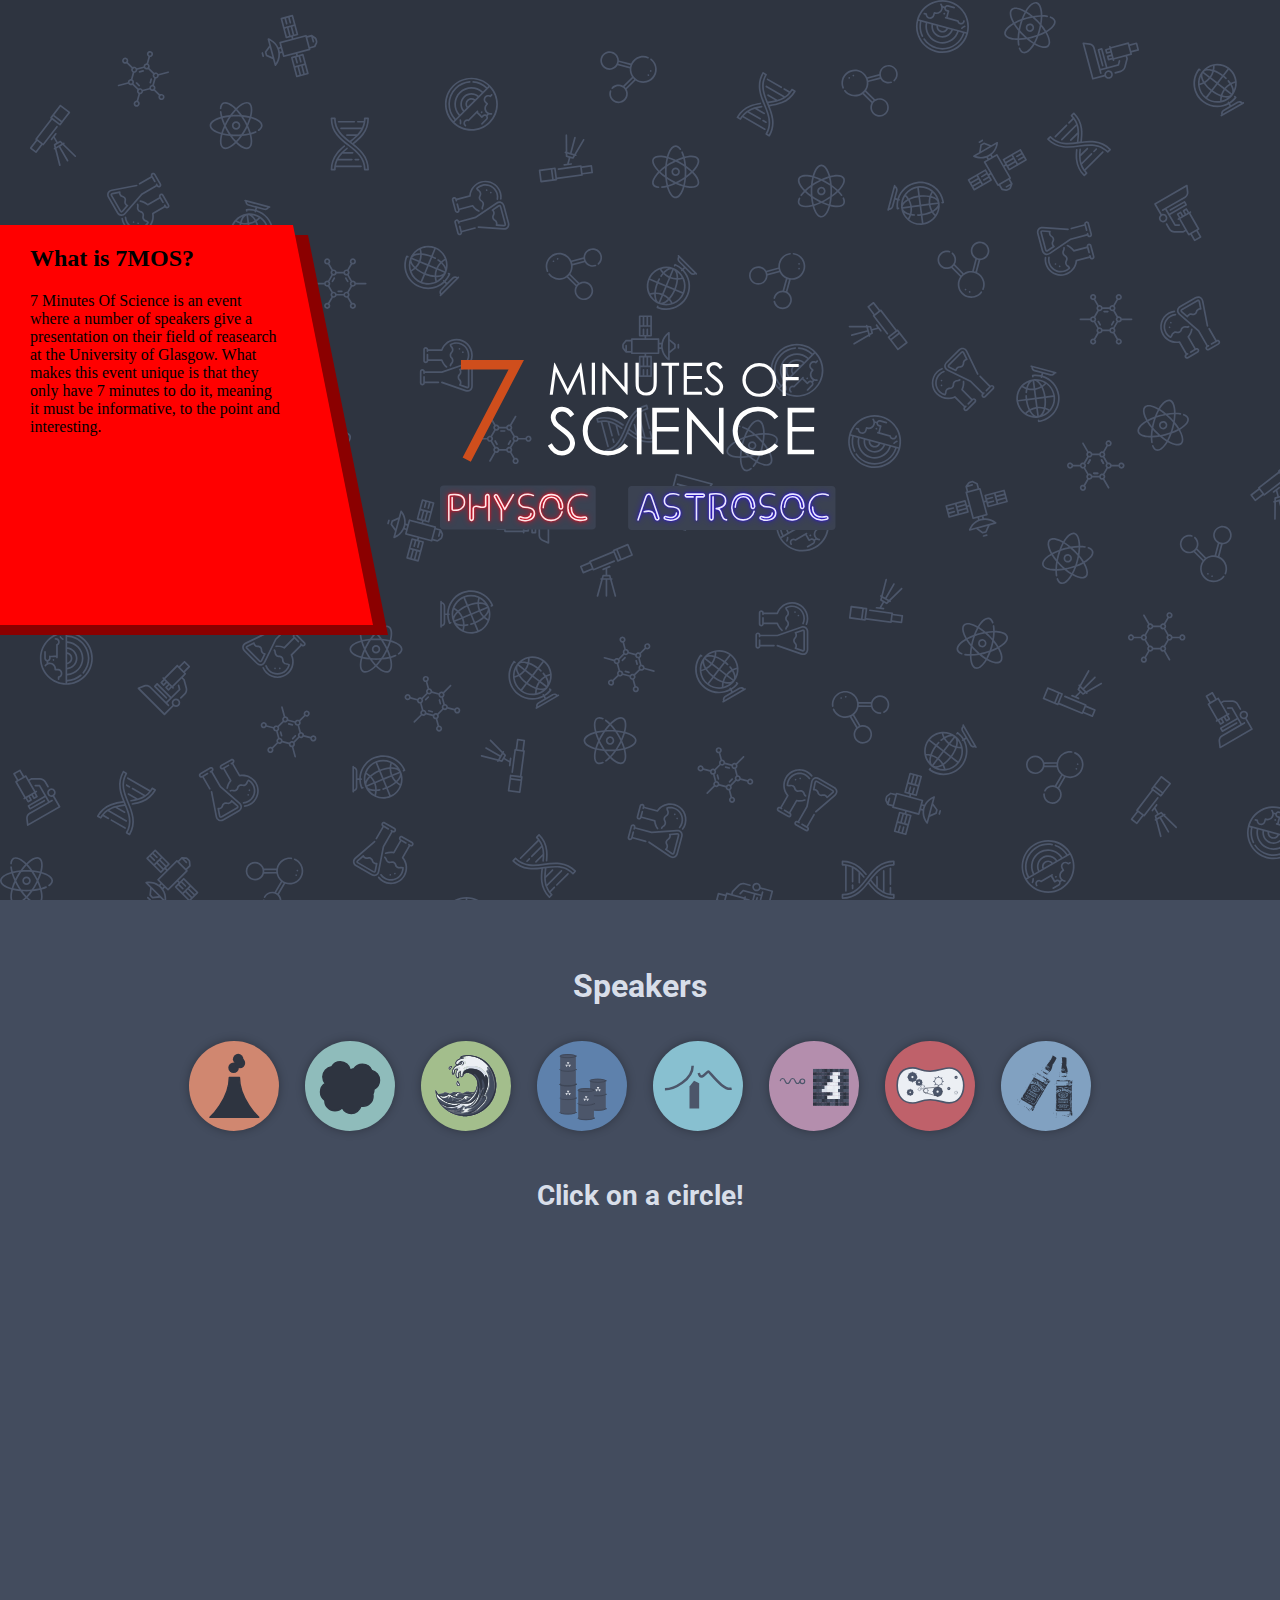
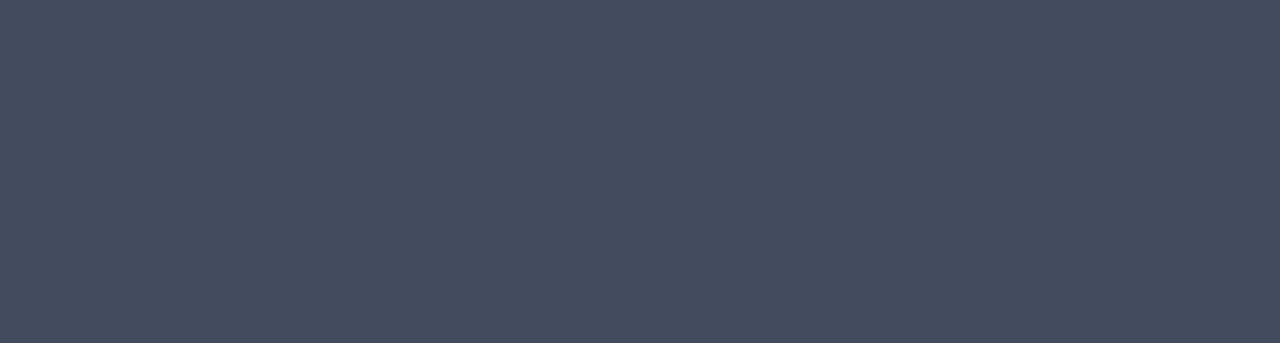
<file: index.html>
<!DOCTYPE HTML>
<html>

<head>

    <meta name="viewport" content="width=device-width, initial-scale=1.0" />

    <link rel="stylesheet" type="text/css" href="style.css">
    <link rel="icon" href="imgs/fav128.png">
    <script type="text/javascript" src="script.js"></script>
    <link href="https://fonts.googleapis.com/css?family=Open+Sans|Roboto&display=swap" rel="stylesheet">

    <!-- Global site tag (gtag.js) - Google Analytics -->
    <script async src="https://www.googletagmanager.com/gtag/js?id=UA-156618779-1"></script>
    <script>
        window.dataLayer = window.dataLayer || [];
        function gtag() { dataLayer.push(arguments); }
        gtag('js', new Date());

        gtag('config', 'UA-156618779-1');
    </script>
</head>

<body>
    <!-- The top of this page -->
    <div id="topPage">
        <img id="backImg" src="imgs/BackImg.svg" alt="">
        <div id="MOS_BOX">
            <!-- The circle logo would go here, if you put it here, adjust the css of the 7MOS text-->
            <!--<img id="MOS_LOGO" src="imgs/7MOS_LOGO.svg" alt="">-->
            <a href=""><img id="MOS" src="imgs/7MOST2.svg" alt=""></a>

            <a href="" alt=""></a>
        </div>
        <div id="whatIsIt">
            <div id="TextL">
                <h2 class="upper">What is 7MOS?</h2>
                <p class="upper">7 Minutes Of Science is an
                  event where a number of speakers give a presentation on
                    their field of
                    reasearch at the
                    University of Glasgow. What makes this event unique is that they only have 7 minutes to do it,
                    meaning
                    it must be informative, to the point and interesting.</p>
            </div>
            <div class="parallelogramLeft"></div>
            <div class="parallelogramLeftUnder"></div>
        </div>
    </div>

    <!-- Speakers section-->
    <div class="section">
        <!-- Thought about using spotlights here, not sure how it would work though -->
        <h2 class="s_heading">
            Speakers
        </h2>

        <!-- Below the speakers, there will be a numebr of circles
             which when clicked on reveal the speaker, tile and abstract -->
        <div id="circle_container">

            <div id="cir_0_talk" class="circleIconTalk" onclick="onClickCircle(this.id)"
                style="background-color: #d08770ff;"><img src="imgs/Volcano.svg" alt=""></div>
            <div id="cir_1_talk" class="circleIconTalk" onclick="onClickCircle(this.id)"
                style="background-color: #8fbcbbff;"><img src="imgs/NeuT2.svg" alt=""></div>
            <div id="cir_2_talk" class="circleIconTalk" onclick="onClickCircle(this.id)"
                style="background-color: #a3be8cff;"><img src="imgs/Waves.svg" alt=""></div>
            <div id="cir_3_talk" class="circleIconTalk" onclick="onClickCircle(this.id)"
                style="background-color: #5e81acff;"><img src="imgs/Nuclear.svg" alt=""></div>
            <div id="cir_4_talk" class="circleIconTalk" onclick="onClickCircle(this.id)"
                style="background-color: #88c0d0ff;"><img src="imgs/LOACB.svg" alt=""></div>
            <div id="cir_5_talk" class="circleIconTalk" onclick="onClickCircle(this.id)"
                style="background-color: #b48eadff;"><img src="imgs/LWSP.svg" alt=""></div>
            <div id="cir_6_talk" class="circleIconTalk" onclick="onClickCircle(this.id)"
                style="background-color: #bf616aff;"><img src="imgs/MechCell.svg" alt=""></div>
            <div id="cir_7_talk" class="circleIconTalk" onclick="onClickCircle(this.id)"
                style="background-color: #81a1c1ff;"><img src="imgs/JackD.svg" alt=""></div>
        </div>

        <!-- Used by JS to fill theree with the actual speaker information -->
        <div id="talkAfterClicked">
            <h6 id="talkSpeaker"></h6>
            <h3 id="talkTitle">
                Click on a circle!
            </h3>
            <p id="talkAbstract">
        </div>
    </div>

</body>

</html>
</file>
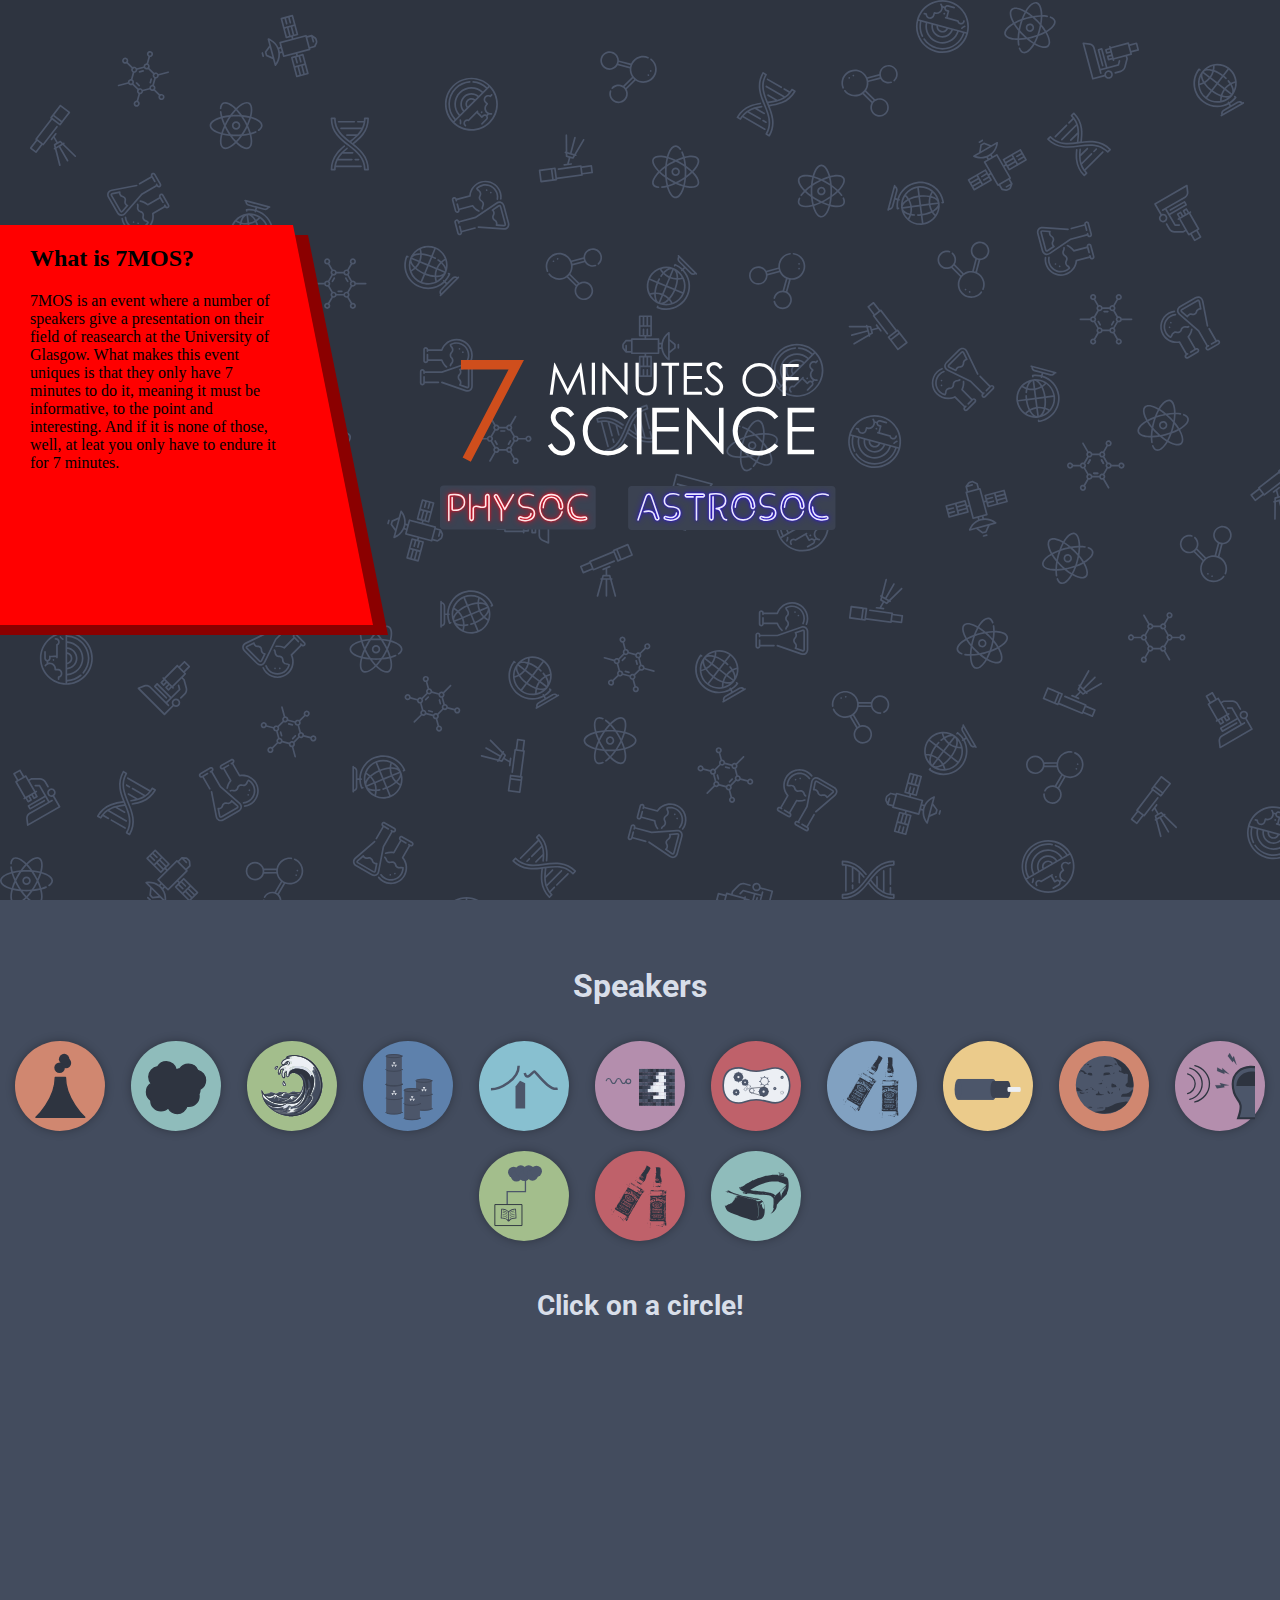
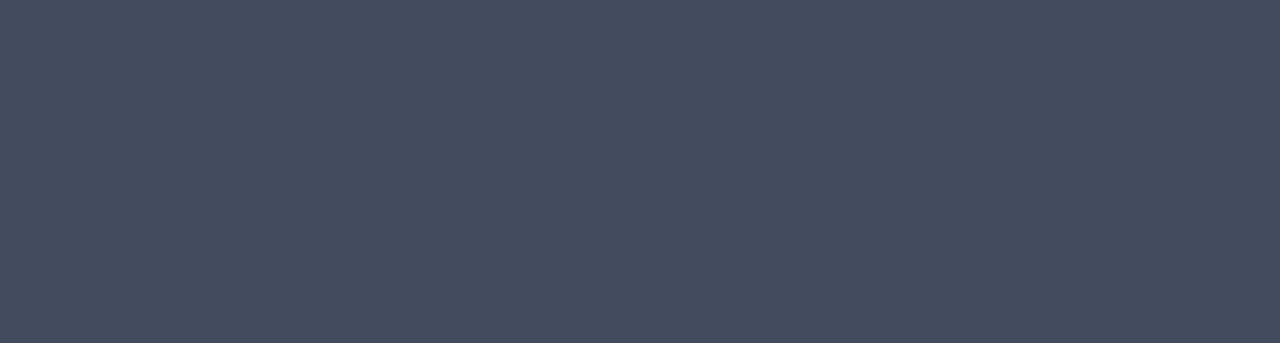
<file: home.html>
<!DOCTYPE HTML>
<html>

<head>

    <meta name="viewport" content="width=device-width, initial-scale=1.0" />

    <link rel="stylesheet" type="text/css" href="style.css">
    <script type="text/javascript" src="script.js"></script>
    <link href="https://fonts.googleapis.com/css?family=Open+Sans|Roboto&display=swap" rel="stylesheet">
</head>

<body>
    <!-- The top of this page -->
    <div id="topPage">
        <img id="backImg" src="imgs/BackImg.svg" alt="">
        <div id="MOS_BOX">
            <!--<img id="MOS_LOGO" src="imgs/7MOS_LOGO.svg" alt="">-->
            <img id="MOS" src="imgs/7MOST2.svg" alt="">
            <!--<div id="PA_BOX">
                <img id="PHYSOCL" src="imgs/PHYSOC.svg" alt="">
                <img id="ASTROSOCL" src="imgs/ASTROSOC.svg" alt="">
            </div>-->
        </div>
        <div id="whatIsIt">
            <div id="TextL">
                <h2 class="upper">What is 7MOS?</h2>
                <p class="upper">7MOS is an event where a number of speakers give a presentation on their field of
                    reasearch at the
                    University of Glasgow. What makes this event uniques is that they only have 7 minutes to do it,
                    meaning
                    it must be informative, to the point and interesting. And if it is none of those, well, at leat you
                    only
                    have to endure it for 7 minutes.</p>
            </div>
            <div class="parallelogramLeft"></div>
            <div class="parallelogramLeftUnder"></div>
        </div>
    </div>

    <!-- Speakers section-->
    <div class="section">
        <!-- <img class="spotlight" src="imgs/Spotlight.svg" alt="" style="top:600px; left:-60px;">
        <img class="spotlight" src="imgs/Spotlight.svg" alt="">
        <img class="spotlight" src="imgs/Spotlight.svg" alt="">
        <img class="spotlight" src="imgs/Spotlight.svg" alt="">
        <img class="spotlight" src="imgs/Spotlight.svg" alt="">
        <img class="spotlight" src="imgs/Spotlight.svg" alt="">-->
        <h2 class="s_heading">
            Speakers
        </h2>

        <!-- Below the speakers, there will be a numebr of circles 
             which when clicked on reveal the speaker, tile and abstract -->
        <div id="circle_container">

            <div id="cir_0_talk" class="circleIconTalk" onclick="onClickCircle(this.id)"
                style="background-color: #d08770ff;">
                <img src="imgs/Volcano.svg" alt="">
            </div>
            <div id="cir_1_talk" class="circleIconTalk" onclick="onClickCircle(this.id)"
                style="background-color: #8fbcbbff;">
                <img src="imgs/NeuT2.svg" alt=""></div>
            <div id="cir_2_talk" class="circleIconTalk" onclick="onClickCircle(this.id)"
                style="background-color: #a3be8cff;">
                <img src="imgs/Waves.svg" alt="">
            </div>
            <div id="cir_3_talk" class="circleIconTalk" onclick="onClickCircle(this.id)"
                style="background-color: #5e81acff;"><img src="imgs/Nuclear.svg" alt=""></div>
            <div id="cir_4_talk" class="circleIconTalk" onclick="onClickCircle(this.id)"
                style="background-color: #88c0d0ff;"><img src="imgs/LOACB.svg" alt=""></div>
            <div id="cir_5_talk" class="circleIconTalk" onclick="onClickCircle(this.id)"
                style="background-color: #b48eadff;"><img src="imgs/LWSP.svg" alt=""></div>
            <div id="cir_6_talk" class="circleIconTalk" onclick="onClickCircle(this.id)"
                style="background-color: #bf616aff;"><img src="imgs/MechCell.svg" alt=""></div>
            <div id="cir_7_talk" class="circleIconTalk" onclick="onClickCircle(this.id)"
                style="background-color: #81a1c1ff;"><img src="imgs/JackD.svg" alt=""></div>
            <div id="cir_8_talk" class="circleIconTalk" onclick="onClickCircle(this.id)"
                style="background-color: #ebcb8bff;"><img src="imgs/Wire.svg" alt=""></div>
            <div id="cir_9_talk" class="circleIconTalk" onclick="onClickCircle(this.id)"
                style="background-color: #d08770ff;"><img src="imgs/Mars.svg" alt=""></div>
            <div id="cir_10_talk" class="circleIconTalk" onclick="onClickCircle(this.id)"
                style="background-color: #b48eadff;"><img src="imgs/Stro.svg" alt=""></div>
            <div id="cir_11_talk" class="circleIconTalk" onclick="onClickCircle(this.id)"
                style="background-color: #a3be8cff;"><img src="imgs/ELearning.svg" alt=""></div>
            <div id="cir_12_talk" class="circleIconTalk" onclick="onClickCircle(this.id)"
                style="background-color: #bf616aff;"><img src="imgs/JackD.svg" alt=""></div>
            <div id="cir_13_talk" class="circleIconTalk" onclick="onClickCircle(this.id)"
                style="background-color: #8fbcbbff;"><img src="imgs/VR.svg" alt=""></div>
        </div>

        <div id="talkAfterClicked">
            <h6 id="talkSpeaker"></h6>
            <h3 id="talkTitle">
                Click on a circle!
            </h3>
            <p id="talkAbstract">
        </div>
    </div>

</body>

</html>
</file>
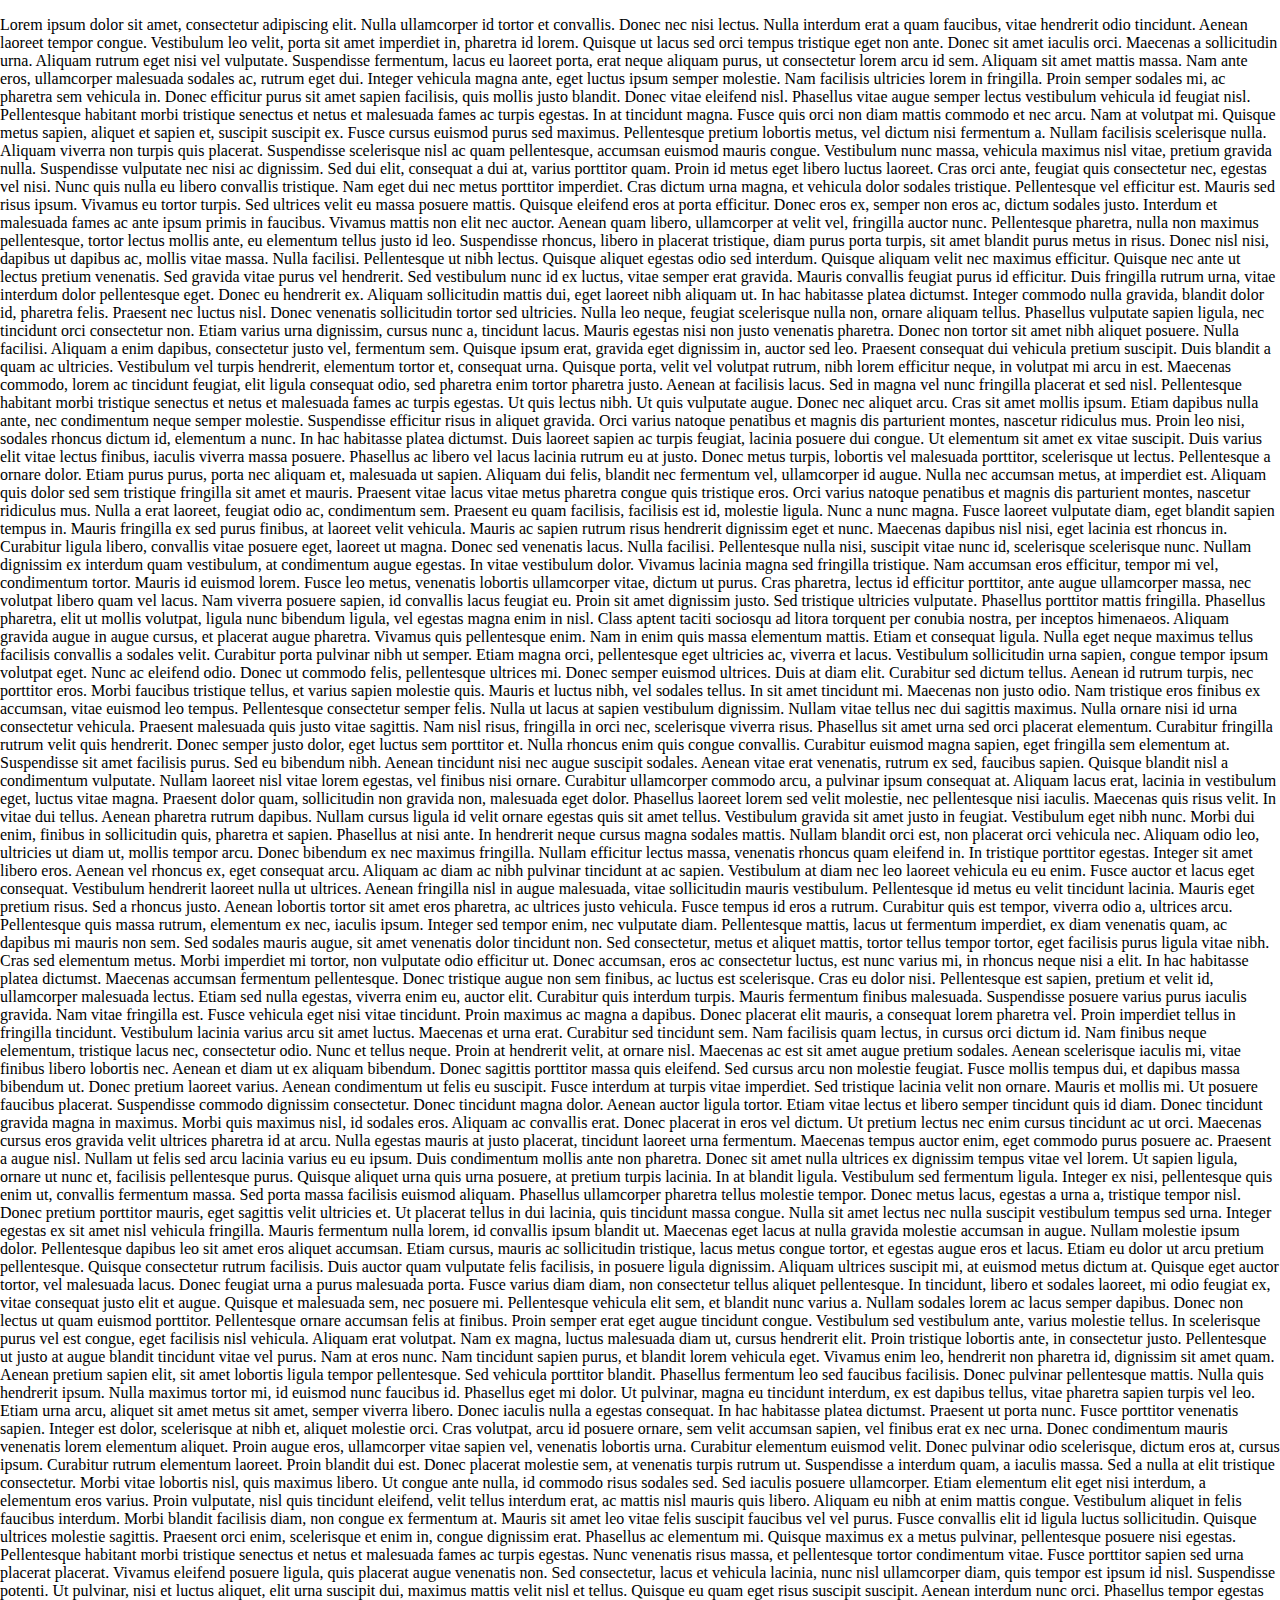
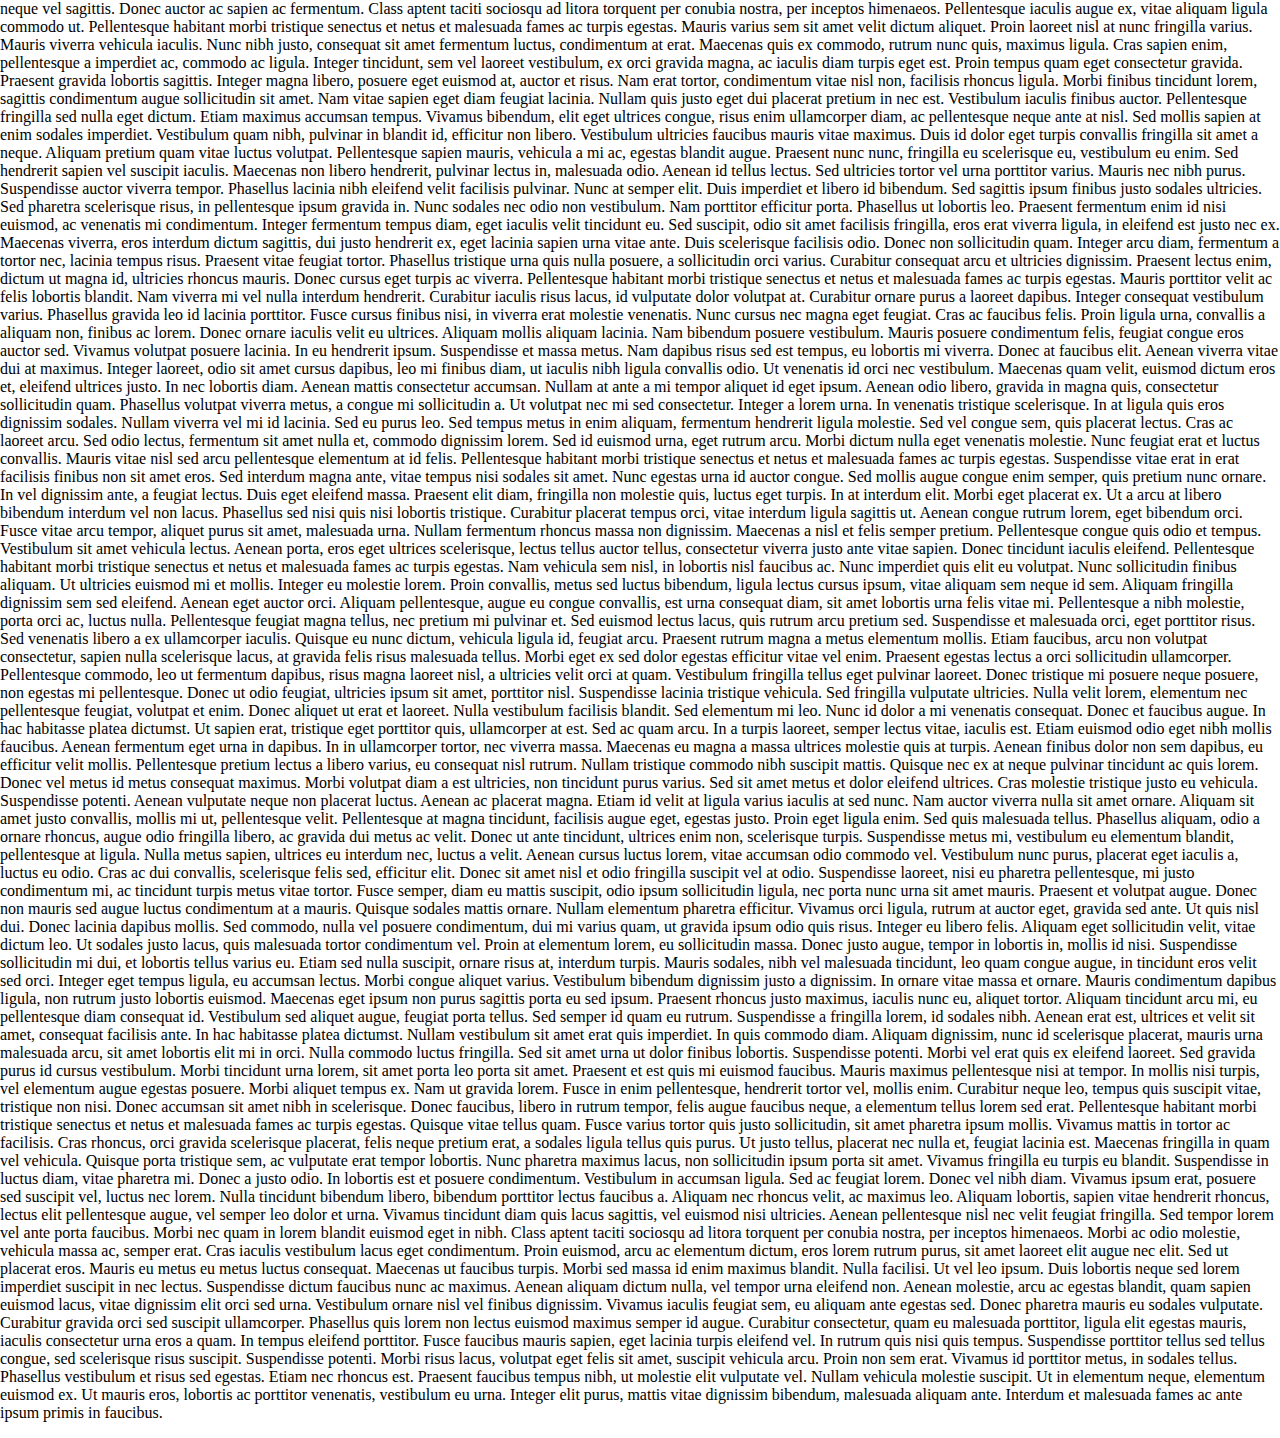
<file: test.html>
<!DOCTYPE html>
<html>

<head>
    <link rel="stylesheet" href="style.css">
</head>

<body>
    <div class="section_photos">
        <div id="photoHolder">
            <p>
                Lorem ipsum dolor sit amet, consectetur adipiscing elit. Nulla ullamcorper id tortor et convallis. Donec
                nec
                nisi lectus. Nulla interdum erat a quam faucibus, vitae hendrerit odio tincidunt. Aenean laoreet tempor
                congue. Vestibulum leo velit, porta sit amet imperdiet in, pharetra id lorem. Quisque ut lacus sed orci
                tempus tristique eget non ante. Donec sit amet iaculis orci. Maecenas a sollicitudin urna. Aliquam
                rutrum
                eget nisi vel vulputate. Suspendisse fermentum, lacus eu laoreet porta, erat neque aliquam purus, ut
                consectetur lorem arcu id sem. Aliquam sit amet mattis massa. Nam ante eros, ullamcorper malesuada
                sodales
                ac, rutrum eget dui.

                Integer vehicula magna ante, eget luctus ipsum semper molestie. Nam facilisis ultricies lorem in
                fringilla.
                Proin semper sodales mi, ac pharetra sem vehicula in. Donec efficitur purus sit amet sapien facilisis,
                quis
                mollis justo blandit. Donec vitae eleifend nisl. Phasellus vitae augue semper lectus vestibulum vehicula
                id
                feugiat nisl. Pellentesque habitant morbi tristique senectus et netus et malesuada fames ac turpis
                egestas.
                In at tincidunt magna. Fusce quis orci non diam mattis commodo et nec arcu. Nam at volutpat mi. Quisque
                metus sapien, aliquet et sapien et, suscipit suscipit ex. Fusce cursus euismod purus sed maximus.
                Pellentesque pretium lobortis metus, vel dictum nisi fermentum a.

                Nullam facilisis scelerisque nulla. Aliquam viverra non turpis quis placerat. Suspendisse scelerisque
                nisl
                ac quam pellentesque, accumsan euismod mauris congue. Vestibulum nunc massa, vehicula maximus nisl
                vitae,
                pretium gravida nulla. Suspendisse vulputate nec nisi ac dignissim. Sed dui elit, consequat a dui at,
                varius
                porttitor quam. Proin id metus eget libero luctus laoreet. Cras orci ante, feugiat quis consectetur nec,
                egestas vel nisi.

                Nunc quis nulla eu libero convallis tristique. Nam eget dui nec metus porttitor imperdiet. Cras dictum
                urna
                magna, et vehicula dolor sodales tristique. Pellentesque vel efficitur est. Mauris sed risus ipsum.
                Vivamus
                eu tortor turpis. Sed ultrices velit eu massa posuere mattis. Quisque eleifend eros at porta efficitur.
                Donec eros ex, semper non eros ac, dictum sodales justo. Interdum et malesuada fames ac ante ipsum
                primis in
                faucibus. Vivamus mattis non elit nec auctor. Aenean quam libero, ullamcorper at velit vel, fringilla
                auctor
                nunc. Pellentesque pharetra, nulla non maximus pellentesque, tortor lectus mollis ante, eu elementum
                tellus
                justo id leo. Suspendisse rhoncus, libero in placerat tristique, diam purus porta turpis, sit amet
                blandit
                purus metus in risus. Donec nisl nisi, dapibus ut dapibus ac, mollis vitae massa. Nulla facilisi.

                Pellentesque ut nibh lectus. Quisque aliquet egestas odio sed interdum. Quisque aliquam velit nec
                maximus
                efficitur. Quisque nec ante ut lectus pretium venenatis. Sed gravida vitae purus vel hendrerit. Sed
                vestibulum nunc id ex luctus, vitae semper erat gravida. Mauris convallis feugiat purus id efficitur.
                Duis
                fringilla rutrum urna, vitae interdum dolor pellentesque eget. Donec eu hendrerit ex. Aliquam
                sollicitudin
                mattis dui, eget laoreet nibh aliquam ut.

                In hac habitasse platea dictumst. Integer commodo nulla gravida, blandit dolor id, pharetra felis.
                Praesent
                nec luctus nisl. Donec venenatis sollicitudin tortor sed ultricies. Nulla leo neque, feugiat scelerisque
                nulla non, ornare aliquam tellus. Phasellus vulputate sapien ligula, nec tincidunt orci consectetur non.
                Etiam varius urna dignissim, cursus nunc a, tincidunt lacus. Mauris egestas nisi non justo venenatis
                pharetra. Donec non tortor sit amet nibh aliquet posuere. Nulla facilisi. Aliquam a enim dapibus,
                consectetur justo vel, fermentum sem.

                Quisque ipsum erat, gravida eget dignissim in, auctor sed leo. Praesent consequat dui vehicula pretium
                suscipit. Duis blandit a quam ac ultricies. Vestibulum vel turpis hendrerit, elementum tortor et,
                consequat
                urna. Quisque porta, velit vel volutpat rutrum, nibh lorem efficitur neque, in volutpat mi arcu in est.
                Maecenas commodo, lorem ac tincidunt feugiat, elit ligula consequat odio, sed pharetra enim tortor
                pharetra
                justo. Aenean at facilisis lacus. Sed in magna vel nunc fringilla placerat et sed nisl. Pellentesque
                habitant morbi tristique senectus et netus et malesuada fames ac turpis egestas. Ut quis lectus nibh. Ut
                quis vulputate augue. Donec nec aliquet arcu. Cras sit amet mollis ipsum. Etiam dapibus nulla ante, nec
                condimentum neque semper molestie. Suspendisse efficitur risus in aliquet gravida. Orci varius natoque
                penatibus et magnis dis parturient montes, nascetur ridiculus mus.

                Proin leo nisi, sodales rhoncus dictum id, elementum a nunc. In hac habitasse platea dictumst. Duis
                laoreet
                sapien ac turpis feugiat, lacinia posuere dui congue. Ut elementum sit amet ex vitae suscipit. Duis
                varius
                elit vitae lectus finibus, iaculis viverra massa posuere. Phasellus ac libero vel lacus lacinia rutrum
                eu at
                justo. Donec metus turpis, lobortis vel malesuada porttitor, scelerisque ut lectus. Pellentesque a
                ornare
                dolor.

                Etiam purus purus, porta nec aliquam et, malesuada ut sapien. Aliquam dui felis, blandit nec fermentum
                vel,
                ullamcorper id augue. Nulla nec accumsan metus, at imperdiet est. Aliquam quis dolor sed sem tristique
                fringilla sit amet et mauris. Praesent vitae lacus vitae metus pharetra congue quis tristique eros. Orci
                varius natoque penatibus et magnis dis parturient montes, nascetur ridiculus mus. Nulla a erat laoreet,
                feugiat odio ac, condimentum sem. Praesent eu quam facilisis, facilisis est id, molestie ligula. Nunc a
                nunc
                magna.

                Fusce laoreet vulputate diam, eget blandit sapien tempus in. Mauris fringilla ex sed purus finibus, at
                laoreet velit vehicula. Mauris ac sapien rutrum risus hendrerit dignissim eget et nunc. Maecenas dapibus
                nisl nisi, eget lacinia est rhoncus in. Curabitur ligula libero, convallis vitae posuere eget, laoreet
                ut
                magna. Donec sed venenatis lacus. Nulla facilisi. Pellentesque nulla nisi, suscipit vitae nunc id,
                scelerisque scelerisque nunc. Nullam dignissim ex interdum quam vestibulum, at condimentum augue
                egestas. In
                vitae vestibulum dolor. Vivamus lacinia magna sed fringilla tristique.

                Nam accumsan eros efficitur, tempor mi vel, condimentum tortor. Mauris id euismod lorem. Fusce leo
                metus,
                venenatis lobortis ullamcorper vitae, dictum ut purus. Cras pharetra, lectus id efficitur porttitor,
                ante
                augue ullamcorper massa, nec volutpat libero quam vel lacus. Nam viverra posuere sapien, id convallis
                lacus
                feugiat eu. Proin sit amet dignissim justo. Sed tristique ultricies vulputate. Phasellus porttitor
                mattis
                fringilla. Phasellus pharetra, elit ut mollis volutpat, ligula nunc bibendum ligula, vel egestas magna
                enim
                in nisl. Class aptent taciti sociosqu ad litora torquent per conubia nostra, per inceptos himenaeos.
                Aliquam
                gravida augue in augue cursus, et placerat augue pharetra. Vivamus quis pellentesque enim. Nam in enim
                quis
                massa elementum mattis. Etiam et consequat ligula. Nulla eget neque maximus tellus facilisis convallis a
                sodales velit. Curabitur porta pulvinar nibh ut semper.

                Etiam magna orci, pellentesque eget ultricies ac, viverra et lacus. Vestibulum sollicitudin urna sapien,
                congue tempor ipsum volutpat eget. Nunc ac eleifend odio. Donec ut commodo felis, pellentesque ultrices
                mi.
                Donec semper euismod ultrices. Duis at diam elit. Curabitur sed dictum tellus. Aenean id rutrum turpis,
                nec
                porttitor eros. Morbi faucibus tristique tellus, et varius sapien molestie quis. Mauris et luctus nibh,
                vel
                sodales tellus. In sit amet tincidunt mi. Maecenas non justo odio. Nam tristique eros finibus ex
                accumsan,
                vitae euismod leo tempus. Pellentesque consectetur semper felis. Nulla ut lacus at sapien vestibulum
                dignissim. Nullam vitae tellus nec dui sagittis maximus.

                Nulla ornare nisi id urna consectetur vehicula. Praesent malesuada quis justo vitae sagittis. Nam nisl
                risus, fringilla in orci nec, scelerisque viverra risus. Phasellus sit amet urna sed orci placerat
                elementum. Curabitur fringilla rutrum velit quis hendrerit. Donec semper justo dolor, eget luctus sem
                porttitor et. Nulla rhoncus enim quis congue convallis. Curabitur euismod magna sapien, eget fringilla
                sem
                elementum at. Suspendisse sit amet facilisis purus. Sed eu bibendum nibh. Aenean tincidunt nisi nec
                augue
                suscipit sodales. Aenean vitae erat venenatis, rutrum ex sed, faucibus sapien. Quisque blandit nisl a
                condimentum vulputate. Nullam laoreet nisl vitae lorem egestas, vel finibus nisi ornare. Curabitur
                ullamcorper commodo arcu, a pulvinar ipsum consequat at.

                Aliquam lacus erat, lacinia in vestibulum eget, luctus vitae magna. Praesent dolor quam, sollicitudin
                non
                gravida non, malesuada eget dolor. Phasellus laoreet lorem sed velit molestie, nec pellentesque nisi
                iaculis. Maecenas quis risus velit. In vitae dui tellus. Aenean pharetra rutrum dapibus. Nullam cursus
                ligula id velit ornare egestas quis sit amet tellus. Vestibulum gravida sit amet justo in feugiat.
                Vestibulum eget nibh nunc. Morbi dui enim, finibus in sollicitudin quis, pharetra et sapien.

                Phasellus at nisi ante. In hendrerit neque cursus magna sodales mattis. Nullam blandit orci est, non
                placerat orci vehicula nec. Aliquam odio leo, ultricies ut diam ut, mollis tempor arcu. Donec bibendum
                ex
                nec maximus fringilla. Nullam efficitur lectus massa, venenatis rhoncus quam eleifend in. In tristique
                porttitor egestas. Integer sit amet libero eros. Aenean vel rhoncus ex, eget consequat arcu. Aliquam ac
                diam
                ac nibh pulvinar tincidunt at ac sapien. Vestibulum at diam nec leo laoreet vehicula eu eu enim. Fusce
                auctor et lacus eget consequat. Vestibulum hendrerit laoreet nulla ut ultrices. Aenean fringilla nisl in
                augue malesuada, vitae sollicitudin mauris vestibulum. Pellentesque id metus eu velit tincidunt lacinia.
                Mauris eget pretium risus.

                Sed a rhoncus justo. Aenean lobortis tortor sit amet eros pharetra, ac ultrices justo vehicula. Fusce
                tempus
                id eros a rutrum. Curabitur quis est tempor, viverra odio a, ultrices arcu. Pellentesque quis massa
                rutrum,
                elementum ex nec, iaculis ipsum. Integer sed tempor enim, nec vulputate diam. Pellentesque mattis, lacus
                ut
                fermentum imperdiet, ex diam venenatis quam, ac dapibus mi mauris non sem. Sed sodales mauris augue, sit
                amet venenatis dolor tincidunt non. Sed consectetur, metus et aliquet mattis, tortor tellus tempor
                tortor,
                eget facilisis purus ligula vitae nibh. Cras sed elementum metus. Morbi imperdiet mi tortor, non
                vulputate
                odio efficitur ut. Donec accumsan, eros ac consectetur luctus, est nunc varius mi, in rhoncus neque nisi
                a
                elit. In hac habitasse platea dictumst. Maecenas accumsan fermentum pellentesque. Donec tristique augue
                non
                sem finibus, ac luctus est scelerisque. Cras eu dolor nisi.

                Pellentesque est sapien, pretium et velit id, ullamcorper malesuada lectus. Etiam sed nulla egestas,
                viverra
                enim eu, auctor elit. Curabitur quis interdum turpis. Mauris fermentum finibus malesuada. Suspendisse
                posuere varius purus iaculis gravida. Nam vitae fringilla est. Fusce vehicula eget nisi vitae tincidunt.
                Proin maximus ac magna a dapibus. Donec placerat elit mauris, a consequat lorem pharetra vel. Proin
                imperdiet tellus in fringilla tincidunt. Vestibulum lacinia varius arcu sit amet luctus. Maecenas et
                urna
                erat. Curabitur sed tincidunt sem.

                Nam facilisis quam lectus, in cursus orci dictum id. Nam finibus neque elementum, tristique lacus nec,
                consectetur odio. Nunc et tellus neque. Proin at hendrerit velit, at ornare nisl. Maecenas ac est sit
                amet
                augue pretium sodales. Aenean scelerisque iaculis mi, vitae finibus libero lobortis nec. Aenean et diam
                ut
                ex aliquam bibendum. Donec sagittis porttitor massa quis eleifend. Sed cursus arcu non molestie feugiat.
                Fusce mollis tempus dui, et dapibus massa bibendum ut. Donec pretium laoreet varius.

                Aenean condimentum ut felis eu suscipit. Fusce interdum at turpis vitae imperdiet. Sed tristique lacinia
                velit non ornare. Mauris et mollis mi. Ut posuere faucibus placerat. Suspendisse commodo dignissim
                consectetur. Donec tincidunt magna dolor. Aenean auctor ligula tortor. Etiam vitae lectus et libero
                semper
                tincidunt quis id diam. Donec tincidunt gravida magna in maximus. Morbi quis maximus nisl, id sodales
                eros.
                Aliquam ac convallis erat. Donec placerat in eros vel dictum.

                Ut pretium lectus nec enim cursus tincidunt ac ut orci. Maecenas cursus eros gravida velit ultrices
                pharetra
                id at arcu. Nulla egestas mauris at justo placerat, tincidunt laoreet urna fermentum. Maecenas tempus
                auctor
                enim, eget commodo purus posuere ac. Praesent a augue nisl. Nullam ut felis sed arcu lacinia varius eu
                eu
                ipsum. Duis condimentum mollis ante non pharetra. Donec sit amet nulla ultrices ex dignissim tempus
                vitae
                vel lorem. Ut sapien ligula, ornare ut nunc et, facilisis pellentesque purus. Quisque aliquet urna quis
                urna
                posuere, at pretium turpis lacinia. In at blandit ligula. Vestibulum sed fermentum ligula. Integer ex
                nisi,
                pellentesque quis enim ut, convallis fermentum massa. Sed porta massa facilisis euismod aliquam.
                Phasellus
                ullamcorper pharetra tellus molestie tempor.

                Donec metus lacus, egestas a urna a, tristique tempor nisl. Donec pretium porttitor mauris, eget
                sagittis
                velit ultricies et. Ut placerat tellus in dui lacinia, quis tincidunt massa congue. Nulla sit amet
                lectus
                nec nulla suscipit vestibulum tempus sed urna. Integer egestas ex sit amet nisl vehicula fringilla.
                Mauris
                fermentum nulla lorem, id convallis ipsum blandit ut. Maecenas eget lacus at nulla gravida molestie
                accumsan
                in augue. Nullam molestie ipsum dolor. Pellentesque dapibus leo sit amet eros aliquet accumsan. Etiam
                cursus, mauris ac sollicitudin tristique, lacus metus congue tortor, et egestas augue eros et lacus.
                Etiam
                eu dolor ut arcu pretium pellentesque. Quisque consectetur rutrum facilisis. Duis auctor quam vulputate
                felis facilisis, in posuere ligula dignissim. Aliquam ultrices suscipit mi, at euismod metus dictum at.
                Quisque eget auctor tortor, vel malesuada lacus.

                Donec feugiat urna a purus malesuada porta. Fusce varius diam diam, non consectetur tellus aliquet
                pellentesque. In tincidunt, libero et sodales laoreet, mi odio feugiat ex, vitae consequat justo elit et
                augue. Quisque et malesuada sem, nec posuere mi. Pellentesque vehicula elit sem, et blandit nunc varius
                a.
                Nullam sodales lorem ac lacus semper dapibus. Donec non lectus ut quam euismod porttitor.

                Pellentesque ornare accumsan felis at finibus. Proin semper erat eget augue tincidunt congue. Vestibulum
                sed
                vestibulum ante, varius molestie tellus. In scelerisque purus vel est congue, eget facilisis nisl
                vehicula.
                Aliquam erat volutpat. Nam ex magna, luctus malesuada diam ut, cursus hendrerit elit. Proin tristique
                lobortis ante, in consectetur justo. Pellentesque ut justo at augue blandit tincidunt vitae vel purus.
                Nam
                at eros nunc. Nam tincidunt sapien purus, et blandit lorem vehicula eget. Vivamus enim leo, hendrerit
                non
                pharetra id, dignissim sit amet quam. Aenean pretium sapien elit, sit amet lobortis ligula tempor
                pellentesque. Sed vehicula porttitor blandit. Phasellus fermentum leo sed faucibus facilisis. Donec
                pulvinar
                pellentesque mattis. Nulla quis hendrerit ipsum.

                Nulla maximus tortor mi, id euismod nunc faucibus id. Phasellus eget mi dolor. Ut pulvinar, magna eu
                tincidunt interdum, ex est dapibus tellus, vitae pharetra sapien turpis vel leo. Etiam urna arcu,
                aliquet
                sit amet metus sit amet, semper viverra libero. Donec iaculis nulla a egestas consequat. In hac
                habitasse
                platea dictumst. Praesent ut porta nunc. Fusce porttitor venenatis sapien. Integer est dolor,
                scelerisque at
                nibh et, aliquet molestie orci. Cras volutpat, arcu id posuere ornare, sem velit accumsan sapien, vel
                finibus erat ex nec urna. Donec condimentum mauris venenatis lorem elementum aliquet.

                Proin augue eros, ullamcorper vitae sapien vel, venenatis lobortis urna. Curabitur elementum euismod
                velit.
                Donec pulvinar odio scelerisque, dictum eros at, cursus ipsum. Curabitur rutrum elementum laoreet. Proin
                blandit dui est. Donec placerat molestie sem, at venenatis turpis rutrum ut. Suspendisse a interdum
                quam, a
                iaculis massa. Sed a nulla at elit tristique consectetur. Morbi vitae lobortis nisl, quis maximus
                libero. Ut
                congue ante nulla, id commodo risus sodales sed. Sed iaculis posuere ullamcorper. Etiam elementum elit
                eget
                nisi interdum, a elementum eros varius.

                Proin vulputate, nisl quis tincidunt eleifend, velit tellus interdum erat, ac mattis nisl mauris quis
                libero. Aliquam eu nibh at enim mattis congue. Vestibulum aliquet in felis faucibus interdum. Morbi
                blandit
                facilisis diam, non congue ex fermentum at. Mauris sit amet leo vitae felis suscipit faucibus vel vel
                purus.
                Fusce convallis elit id ligula luctus sollicitudin. Quisque ultrices molestie sagittis. Praesent orci
                enim,
                scelerisque et enim in, congue dignissim erat. Phasellus ac elementum mi. Quisque maximus ex a metus
                pulvinar, pellentesque posuere nisi egestas. Pellentesque habitant morbi tristique senectus et netus et
                malesuada fames ac turpis egestas. Nunc venenatis risus massa, et pellentesque tortor condimentum vitae.
                Fusce porttitor sapien sed urna placerat placerat. Vivamus eleifend posuere ligula, quis placerat augue
                venenatis non. Sed consectetur, lacus et vehicula lacinia, nunc nisl ullamcorper diam, quis tempor est
                ipsum
                id nisl.

                Suspendisse potenti. Ut pulvinar, nisi et luctus aliquet, elit urna suscipit dui, maximus mattis velit
                nisl
                et tellus. Quisque eu quam eget risus suscipit suscipit. Aenean interdum nunc orci. Phasellus tempor
                egestas
                neque vel sagittis. Donec auctor ac sapien ac fermentum. Class aptent taciti sociosqu ad litora torquent
                per
                conubia nostra, per inceptos himenaeos. Pellentesque iaculis augue ex, vitae aliquam ligula commodo ut.

                Pellentesque habitant morbi tristique senectus et netus et malesuada fames ac turpis egestas. Mauris
                varius
                sem sit amet velit dictum aliquet. Proin laoreet nisl at nunc fringilla varius. Mauris viverra vehicula
                iaculis. Nunc nibh justo, consequat sit amet fermentum luctus, condimentum at erat. Maecenas quis ex
                commodo, rutrum nunc quis, maximus ligula. Cras sapien enim, pellentesque a imperdiet ac, commodo ac
                ligula.
                Integer tincidunt, sem vel laoreet vestibulum, ex orci gravida magna, ac iaculis diam turpis eget est.
                Proin
                tempus quam eget consectetur gravida. Praesent gravida lobortis sagittis. Integer magna libero, posuere
                eget
                euismod at, auctor et risus. Nam erat tortor, condimentum vitae nisl non, facilisis rhoncus ligula.
                Morbi
                finibus tincidunt lorem, sagittis condimentum augue sollicitudin sit amet. Nam vitae sapien eget diam
                feugiat lacinia.

                Nullam quis justo eget dui placerat pretium in nec est. Vestibulum iaculis finibus auctor. Pellentesque
                fringilla sed nulla eget dictum. Etiam maximus accumsan tempus. Vivamus bibendum, elit eget ultrices
                congue,
                risus enim ullamcorper diam, ac pellentesque neque ante at nisl. Sed mollis sapien at enim sodales
                imperdiet. Vestibulum quam nibh, pulvinar in blandit id, efficitur non libero. Vestibulum ultricies
                faucibus
                mauris vitae maximus. Duis id dolor eget turpis convallis fringilla sit amet a neque. Aliquam pretium
                quam
                vitae luctus volutpat. Pellentesque sapien mauris, vehicula a mi ac, egestas blandit augue. Praesent
                nunc
                nunc, fringilla eu scelerisque eu, vestibulum eu enim. Sed hendrerit sapien vel suscipit iaculis.
                Maecenas
                non libero hendrerit, pulvinar lectus in, malesuada odio. Aenean id tellus lectus.

                Sed ultricies tortor vel urna porttitor varius. Mauris nec nibh purus. Suspendisse auctor viverra
                tempor.
                Phasellus lacinia nibh eleifend velit facilisis pulvinar. Nunc at semper elit. Duis imperdiet et libero
                id
                bibendum. Sed sagittis ipsum finibus justo sodales ultricies. Sed pharetra scelerisque risus, in
                pellentesque ipsum gravida in. Nunc sodales nec odio non vestibulum. Nam porttitor efficitur porta.
                Phasellus ut lobortis leo. Praesent fermentum enim id nisi euismod, ac venenatis mi condimentum. Integer
                fermentum tempus diam, eget iaculis velit tincidunt eu. Sed suscipit, odio sit amet facilisis fringilla,
                eros erat viverra ligula, in eleifend est justo nec ex. Maecenas viverra, eros interdum dictum sagittis,
                dui
                justo hendrerit ex, eget lacinia sapien urna vitae ante.

                Duis scelerisque facilisis odio. Donec non sollicitudin quam. Integer arcu diam, fermentum a tortor nec,
                lacinia tempus risus. Praesent vitae feugiat tortor. Phasellus tristique urna quis nulla posuere, a
                sollicitudin orci varius. Curabitur consequat arcu et ultricies dignissim. Praesent lectus enim, dictum
                ut
                magna id, ultricies rhoncus mauris. Donec cursus eget turpis ac viverra. Pellentesque habitant morbi
                tristique senectus et netus et malesuada fames ac turpis egestas. Mauris porttitor velit ac felis
                lobortis
                blandit.

                Nam viverra mi vel nulla interdum hendrerit. Curabitur iaculis risus lacus, id vulputate dolor volutpat
                at.
                Curabitur ornare purus a laoreet dapibus. Integer consequat vestibulum varius. Phasellus gravida leo id
                lacinia porttitor. Fusce cursus finibus nisi, in viverra erat molestie venenatis. Nunc cursus nec magna
                eget
                feugiat. Cras ac faucibus felis. Proin ligula urna, convallis a aliquam non, finibus ac lorem. Donec
                ornare
                iaculis velit eu ultrices.

                Aliquam mollis aliquam lacinia. Nam bibendum posuere vestibulum. Mauris posuere condimentum felis,
                feugiat
                congue eros auctor sed. Vivamus volutpat posuere lacinia. In eu hendrerit ipsum. Suspendisse et massa
                metus.
                Nam dapibus risus sed est tempus, eu lobortis mi viverra. Donec at faucibus elit. Aenean viverra vitae
                dui
                at maximus.

                Integer laoreet, odio sit amet cursus dapibus, leo mi finibus diam, ut iaculis nibh ligula convallis
                odio.
                Ut venenatis id orci nec vestibulum. Maecenas quam velit, euismod dictum eros et, eleifend ultrices
                justo.
                In nec lobortis diam. Aenean mattis consectetur accumsan. Nullam at ante a mi tempor aliquet id eget
                ipsum.
                Aenean odio libero, gravida in magna quis, consectetur sollicitudin quam. Phasellus volutpat viverra
                metus,
                a congue mi sollicitudin a.

                Ut volutpat nec mi sed consectetur. Integer a lorem urna. In venenatis tristique scelerisque. In at
                ligula
                quis eros dignissim sodales. Nullam viverra vel mi id lacinia. Sed eu purus leo. Sed tempus metus in
                enim
                aliquam, fermentum hendrerit ligula molestie. Sed vel congue sem, quis placerat lectus. Cras ac laoreet
                arcu. Sed odio lectus, fermentum sit amet nulla et, commodo dignissim lorem. Sed id euismod urna, eget
                rutrum arcu. Morbi dictum nulla eget venenatis molestie. Nunc feugiat erat et luctus convallis. Mauris
                vitae
                nisl sed arcu pellentesque elementum at id felis. Pellentesque habitant morbi tristique senectus et
                netus et
                malesuada fames ac turpis egestas.

                Suspendisse vitae erat in erat facilisis finibus non sit amet eros. Sed interdum magna ante, vitae
                tempus
                nisi sodales sit amet. Nunc egestas urna id auctor congue. Sed mollis augue congue enim semper, quis
                pretium
                nunc ornare. In vel dignissim ante, a feugiat lectus. Duis eget eleifend massa. Praesent elit diam,
                fringilla non molestie quis, luctus eget turpis. In at interdum elit. Morbi eget placerat ex. Ut a arcu
                at
                libero bibendum interdum vel non lacus. Phasellus sed nisi quis nisi lobortis tristique. Curabitur
                placerat
                tempus orci, vitae interdum ligula sagittis ut. Aenean congue rutrum lorem, eget bibendum orci. Fusce
                vitae
                arcu tempor, aliquet purus sit amet, malesuada urna. Nullam fermentum rhoncus massa non dignissim.

                Maecenas a nisl et felis semper pretium. Pellentesque congue quis odio et tempus. Vestibulum sit amet
                vehicula lectus. Aenean porta, eros eget ultrices scelerisque, lectus tellus auctor tellus, consectetur
                viverra justo ante vitae sapien. Donec tincidunt iaculis eleifend. Pellentesque habitant morbi tristique
                senectus et netus et malesuada fames ac turpis egestas. Nam vehicula sem nisl, in lobortis nisl faucibus
                ac.
                Nunc imperdiet quis elit eu volutpat. Nunc sollicitudin finibus aliquam. Ut ultricies euismod mi et
                mollis.
                Integer eu molestie lorem. Proin convallis, metus sed luctus bibendum, ligula lectus cursus ipsum, vitae
                aliquam sem neque id sem.

                Aliquam fringilla dignissim sem sed eleifend. Aenean eget auctor orci. Aliquam pellentesque, augue eu
                congue
                convallis, est urna consequat diam, sit amet lobortis urna felis vitae mi. Pellentesque a nibh molestie,
                porta orci ac, luctus nulla. Pellentesque feugiat magna tellus, nec pretium mi pulvinar et. Sed euismod
                lectus lacus, quis rutrum arcu pretium sed. Suspendisse et malesuada orci, eget porttitor risus. Sed
                venenatis libero a ex ullamcorper iaculis. Quisque eu nunc dictum, vehicula ligula id, feugiat arcu.
                Praesent rutrum magna a metus elementum mollis. Etiam faucibus, arcu non volutpat consectetur, sapien
                nulla
                scelerisque lacus, at gravida felis risus malesuada tellus. Morbi eget ex sed dolor egestas efficitur
                vitae
                vel enim.

                Praesent egestas lectus a orci sollicitudin ullamcorper. Pellentesque commodo, leo ut fermentum dapibus,
                risus magna laoreet nisl, a ultricies velit orci at quam. Vestibulum fringilla tellus eget pulvinar
                laoreet.
                Donec tristique mi posuere neque posuere, non egestas mi pellentesque. Donec ut odio feugiat, ultricies
                ipsum sit amet, porttitor nisl. Suspendisse lacinia tristique vehicula. Sed fringilla vulputate
                ultricies.
                Nulla velit lorem, elementum nec pellentesque feugiat, volutpat et enim. Donec aliquet ut erat et
                laoreet.
                Nulla vestibulum facilisis blandit.

                Sed elementum mi leo. Nunc id dolor a mi venenatis consequat. Donec et faucibus augue. In hac habitasse
                platea dictumst. Ut sapien erat, tristique eget porttitor quis, ullamcorper at est. Sed ac quam arcu. In
                a
                turpis laoreet, semper lectus vitae, iaculis est. Etiam euismod odio eget nibh mollis faucibus. Aenean
                fermentum eget urna in dapibus. In in ullamcorper tortor, nec viverra massa. Maecenas eu magna a massa
                ultrices molestie quis at turpis. Aenean finibus dolor non sem dapibus, eu efficitur velit mollis.
                Pellentesque pretium lectus a libero varius, eu consequat nisl rutrum. Nullam tristique commodo nibh
                suscipit mattis.

                Quisque nec ex at neque pulvinar tincidunt ac quis lorem. Donec vel metus id metus consequat maximus.
                Morbi
                volutpat diam a est ultricies, non tincidunt purus varius. Sed sit amet metus et dolor eleifend
                ultrices.
                Cras molestie tristique justo eu vehicula. Suspendisse potenti. Aenean vulputate neque non placerat
                luctus.
                Aenean ac placerat magna. Etiam id velit at ligula varius iaculis at sed nunc.

                Nam auctor viverra nulla sit amet ornare. Aliquam sit amet justo convallis, mollis mi ut, pellentesque
                velit. Pellentesque at magna tincidunt, facilisis augue eget, egestas justo. Proin eget ligula enim. Sed
                quis malesuada tellus. Phasellus aliquam, odio a ornare rhoncus, augue odio fringilla libero, ac gravida
                dui
                metus ac velit. Donec ut ante tincidunt, ultrices enim non, scelerisque turpis. Suspendisse metus mi,
                vestibulum eu elementum blandit, pellentesque at ligula. Nulla metus sapien, ultrices eu interdum nec,
                luctus a velit. Aenean cursus luctus lorem, vitae accumsan odio commodo vel. Vestibulum nunc purus,
                placerat
                eget iaculis a, luctus eu odio. Cras ac dui convallis, scelerisque felis sed, efficitur elit. Donec sit
                amet
                nisl et odio fringilla suscipit vel at odio.

                Suspendisse laoreet, nisi eu pharetra pellentesque, mi justo condimentum mi, ac tincidunt turpis metus
                vitae
                tortor. Fusce semper, diam eu mattis suscipit, odio ipsum sollicitudin ligula, nec porta nunc urna sit
                amet
                mauris. Praesent et volutpat augue. Donec non mauris sed augue luctus condimentum at a mauris. Quisque
                sodales mattis ornare. Nullam elementum pharetra efficitur. Vivamus orci ligula, rutrum at auctor eget,
                gravida sed ante. Ut quis nisl dui. Donec lacinia dapibus mollis. Sed commodo, nulla vel posuere
                condimentum, dui mi varius quam, ut gravida ipsum odio quis risus. Integer eu libero felis. Aliquam eget
                sollicitudin velit, vitae dictum leo. Ut sodales justo lacus, quis malesuada tortor condimentum vel.

                Proin at elementum lorem, eu sollicitudin massa. Donec justo augue, tempor in lobortis in, mollis id
                nisi.
                Suspendisse sollicitudin mi dui, et lobortis tellus varius eu. Etiam sed nulla suscipit, ornare risus
                at,
                interdum turpis. Mauris sodales, nibh vel malesuada tincidunt, leo quam congue augue, in tincidunt eros
                velit sed orci. Integer eget tempus ligula, eu accumsan lectus. Morbi congue aliquet varius. Vestibulum
                bibendum dignissim justo a dignissim. In ornare vitae massa et ornare. Mauris condimentum dapibus
                ligula,
                non rutrum justo lobortis euismod.

                Maecenas eget ipsum non purus sagittis porta eu sed ipsum. Praesent rhoncus justo maximus, iaculis nunc
                eu,
                aliquet tortor. Aliquam tincidunt arcu mi, eu pellentesque diam consequat id. Vestibulum sed aliquet
                augue,
                feugiat porta tellus. Sed semper id quam eu rutrum. Suspendisse a fringilla lorem, id sodales nibh.
                Aenean
                erat est, ultrices et velit sit amet, consequat facilisis ante. In hac habitasse platea dictumst. Nullam
                vestibulum sit amet erat quis imperdiet. In quis commodo diam. Aliquam dignissim, nunc id scelerisque
                placerat, mauris urna malesuada arcu, sit amet lobortis elit mi in orci.

                Nulla commodo luctus fringilla. Sed sit amet urna ut dolor finibus lobortis. Suspendisse potenti. Morbi
                vel
                erat quis ex eleifend laoreet. Sed gravida purus id cursus vestibulum. Morbi tincidunt urna lorem, sit
                amet
                porta leo porta sit amet. Praesent et est quis mi euismod faucibus. Mauris maximus pellentesque nisi at
                tempor. In mollis nisi turpis, vel elementum augue egestas posuere. Morbi aliquet tempus ex. Nam ut
                gravida
                lorem. Fusce in enim pellentesque, hendrerit tortor vel, mollis enim. Curabitur neque leo, tempus quis
                suscipit vitae, tristique non nisi. Donec accumsan sit amet nibh in scelerisque. Donec faucibus, libero
                in
                rutrum tempor, felis augue faucibus neque, a elementum tellus lorem sed erat. Pellentesque habitant
                morbi
                tristique senectus et netus et malesuada fames ac turpis egestas.

                Quisque vitae tellus quam. Fusce varius tortor quis justo sollicitudin, sit amet pharetra ipsum mollis.
                Vivamus mattis in tortor ac facilisis. Cras rhoncus, orci gravida scelerisque placerat, felis neque
                pretium
                erat, a sodales ligula tellus quis purus. Ut justo tellus, placerat nec nulla et, feugiat lacinia est.
                Maecenas fringilla in quam vel vehicula. Quisque porta tristique sem, ac vulputate erat tempor lobortis.
                Nunc pharetra maximus lacus, non sollicitudin ipsum porta sit amet. Vivamus fringilla eu turpis eu
                blandit.
                Suspendisse in luctus diam, vitae pharetra mi. Donec a justo odio. In lobortis est et posuere
                condimentum.
                Vestibulum in accumsan ligula. Sed ac feugiat lorem.

                Donec vel nibh diam. Vivamus ipsum erat, posuere sed suscipit vel, luctus nec lorem. Nulla tincidunt
                bibendum libero, bibendum porttitor lectus faucibus a. Aliquam nec rhoncus velit, ac maximus leo.
                Aliquam
                lobortis, sapien vitae hendrerit rhoncus, lectus elit pellentesque augue, vel semper leo dolor et urna.
                Vivamus tincidunt diam quis lacus sagittis, vel euismod nisi ultricies. Aenean pellentesque nisl nec
                velit
                feugiat fringilla. Sed tempor lorem vel ante porta faucibus. Morbi nec quam in lorem blandit euismod
                eget in
                nibh. Class aptent taciti sociosqu ad litora torquent per conubia nostra, per inceptos himenaeos. Morbi
                ac
                odio molestie, vehicula massa ac, semper erat. Cras iaculis vestibulum lacus eget condimentum. Proin
                euismod, arcu ac elementum dictum, eros lorem rutrum purus, sit amet laoreet elit augue nec elit. Sed ut
                placerat eros. Mauris eu metus eu metus luctus consequat. Maecenas ut faucibus turpis.

                Morbi sed massa id enim maximus blandit. Nulla facilisi. Ut vel leo ipsum. Duis lobortis neque sed lorem
                imperdiet suscipit in nec lectus. Suspendisse dictum faucibus nunc ac maximus. Aenean aliquam dictum
                nulla,
                vel tempor urna eleifend non. Aenean molestie, arcu ac egestas blandit, quam sapien euismod lacus, vitae
                dignissim elit orci sed urna. Vestibulum ornare nisl vel finibus dignissim. Vivamus iaculis feugiat sem,
                eu
                aliquam ante egestas sed. Donec pharetra mauris eu sodales vulputate. Curabitur gravida orci sed
                suscipit
                ullamcorper. Phasellus quis lorem non lectus euismod maximus semper id augue. Curabitur consectetur,
                quam eu
                malesuada porttitor, ligula elit egestas mauris, iaculis consectetur urna eros a quam.

                In tempus eleifend porttitor. Fusce faucibus mauris sapien, eget lacinia turpis eleifend vel. In rutrum
                quis
                nisi quis tempus. Suspendisse porttitor tellus sed tellus congue, sed scelerisque risus suscipit.
                Suspendisse potenti. Morbi risus lacus, volutpat eget felis sit amet, suscipit vehicula arcu. Proin non
                sem
                erat. Vivamus id porttitor metus, in sodales tellus. Phasellus vestibulum et risus sed egestas. Etiam
                nec
                rhoncus est. Praesent faucibus tempus nibh, ut molestie elit vulputate vel. Nullam vehicula molestie
                suscipit. Ut in elementum neque, elementum euismod ex. Ut mauris eros, lobortis ac porttitor venenatis,
                vestibulum eu urna. Integer elit purus, mattis vitae dignissim bibendum, malesuada aliquam ante.
                Interdum et
                malesuada fames ac ante ipsum primis in faucibus.
                <!-- Photos loaded here with js-->
            </p>
        </div>
    </div>
</body>

</html>
</file>
<file: style.css>
/*
*  TODO clen this up, remove unused styles
*/

body{
    margin: 0;
    padding: 0;
    z-index: 2;
}

#backImg{
    position: absolute;
    width: 100%;
    overflow: hidden;
    min-width: 1300px;
}

#topPage{
    height: 100vh;
    overflow: hidden;
    width: 100%;
    background-color: #2e3440;
    margin: 0;
    padding: 0;
    position: relative;
    /*background-color: black;*/
}

#MOS_BOX{
    position: absolute;
    /*text-align: center;
    vertical-align: center;
    padding: 25%;*/
    top: 40%;
    left: 25%;
    width: 50%;
    height: 50%;

    /*
    text-align: center;
    margin-top: -25%;
    margin-left: -25%;*/
    text-align: center;
    /*background-color: black;*/

}

#MOS_LOGO{
    max-width: 100px;
    width: 30%;
    margin: 20px auto;
    margin-bottom: 30px;
    display: block;
}

#MOS{
    max-width: 400px;
    width: 100%;
    margin: auto 0;
}

#PA_BOX{
    width: 100%;
}

#PHYSOCL{
    width: 30%;
}

#ASTROSOCL{
    width: 10%;
}

#whatIsIt{
    transition: transform 1s ease-in-out 0.2s;
    position: absolute;
    width: 22%;
    top:25%;
    margin: 0;
    padding-left: 0px;
    left: -200px;
    transform: translate(200px, 0px);

}

#tickets{
    margin: 20px auto;
    width: 40%;
    display: block;
}

#tickets_circle{
    text-align: center;
    border-radius: 50%;
    background-color: #d08770ff;
    /*top: 25%;
    left: 60%;*/
    width: 100px;
    height: 100px;
    margin: 20px auto;
}


.parallelogramLeft {
    position: absolute;
    width: 90%;
    /*width: 250px;*/
    z-index: 1;

    /*height: 50%;*/
    border-bottom: 400px solid red;
    border-right: 80px solid transparent;
    margin-left: -20px;
    margin-top: -60px;
    padding: 30px;
}
.parallelogramLeftUnder {
    position: absolute;
    width: 95%;
    z-index: 0;

    /*height: 50%;*/
    border-bottom: 400px solid darkred;
    border-right: 80px solid transparent;
    margin-left: -20px;
    margin-top: -50px;
    padding: 30px;
}

.upper{
    position: relative;
    z-index: 4;
}

#h2{
    font-family: 'Roboto', sans-serif;
}

#p{
    font-family: 'Open Sans', sans-serif;
}

#TextL{
    padding-left: 30px;
    z-index: 4;
    position: absolute;
}

.section{
    width: 100%;
    min-height: 107vh;
    /*height: 107vh;*/
    background-color: #434c5eff;/*#434c5eff;*/
    text-align: center;
    margin: 0;
    padding: 40px 0;
    font-size: 18pt;

}

.section .s_heading{
    font-family: 'Roboto', sans-serif;
    color: #d8dee9ff;
    font-size: 24pt;

}

.circle_container{
    width: 80%;
    margin: 0 10%;
    /*height: 100%;*/
    text-align: center;
    font-size: 24pt;

}

.listOfSpeakers{
    vertical-align: top;

    width: 100%;
    height: auto;
    padding: 0px;
    color: #d8dee9ff;
    /*background-color: blue;*/
}

.card{
    position: relative;
    z-index: 0;
    vertical-align: top;
    margin: 20px 20px;
    display: inline-block;
    width: 300px;
    height: 450px;
    background-color: #2e3440;
    border-radius: 25px;
    padding: 30px;
    text-align: left;
    color: #d8dee9ff; /* eceff4ff */
    font-size: 24pt;

    transition: transform 0.3s ease-in-out 0.0s;

}

.card:hover{
transform: scale(1.05);

}

.card h3{
    font-family: 'Roboto', sans-serif;
    font-size: 24pt;
}

.card h3 p{
    display: block;
    padding: 100px;
    color: #d8dee9ff;

}

.card img{
    position: absolute;
    left: 30%;
    width: 40%;
    top:-150px;
    z-index: 0;

    display: block;
    color: #d8dee9ff;

}

.card h6{
    font-family: 'Open Sans', sans-serif;
    font-size: 24pt;
    padding: 0;
    margin: 0;

}

.spotlight{
    position: absolute;
    transform: rotate(-45deg);
    z-index: 0;
    /*rotate: 150,150,0; transform: rotate(41);*/
    width: 500px;
}

.circleIconTalk{
    vertical-align: top;
    display: inline-block;
    margin: 10px;
    height: 90px;
    width: 90px;
    border-radius: 50%;
    /*border: black;*/
    border-color: aqua;
    border-width: 5px;
    background-color: red;
    box-shadow: 0 0 10px rgba(0,0,0,0.3);

    transition: transform 0.3s ease-in-out 0.0s;

}

.circleIconTalk:hover{
    transform: scale(1.1);
}


.circleIconTalk img{
    vertical-align: center;
    position: relative;
   /* height: 50px;*/
    width: 70px;
    left: 0;
    top:12.5%;
    /*border: black;*/
    border-color: aqua;
    border-width: 5px;
    background-color: transparent;


}

#talkAfterClicked h3{
    font-family: 'Roboto', sans-serif;
}

#talkAfterClicked h6{
    font-family: 'Roboto', sans-serif;
}

#talkAfterClicked {
    margin: 0 30%;
    color: #d8dee9ff;
    transition: opacity 0.3s ease-in-out 0.0s;
    /*text-justify: auto;
    text-align: justify;*/
}

#talkAfterClicked p{

    text-justify: auto;
    text-align: justify;
}


/**  JS added class, should not be added to any class manualy*/
.showTalk{
position: relative;
opacity: 1;
}

@media screen and (max-width:710px){
    talkAfterClicked{
        margin: 0 10%;
    }

    whatIsIt{

        transition: transform 1s ease-in-out 0.2s;
        position: relative;
        width: 22%;
        top:25%;
        margin-top: 250px;
        margin: 0;
        padding-left: 0px;
        left: -200px;
        transform: translate(200px, 0px);

        opacity: 0;

    }


    .parallelogramLeft {
        position: relative;
        width: 250px;
        z-index: 1;

        /*height: 50%;*/
        border-bottom: 400px solid red;
        border-right: 80px solid transparent;
        margin-left: -20px;
        margin-top: -200px;
        /*padding: 30px;*/
    }
    .parallelogramLeftUnder {
        position: absolute;
        width: 250px;
        z-index: 0;

        /*height: 50%;*/
        border-bottom: 400px solid darkred;
        border-right: 80px solid transparent;
        margin-left: -20px;
        margin-top: 270px;
        padding: 30px;
    }

    #MOS_LOGO{
        position: relative;
        min-width: 40%;
    }

    #MOS{
        position: relative;
        min-width: 100%;
    }

    #MOS_BOX{
        position: absolute;
        /*text-align: center;
        vertical-align: center;
        padding: 25%;*/
        /*min-width: 80%;*/
        top: 25%;
        left: 10%;
        width: 80%;
        height: 50%;
        /*margin-top: -25%;
        margin-left: -25%;*/
        text-align: center;
        /*background-color: black;*/

    }

  #TextL{
        padding-left: 40px;
        z-index: 4;
        position: relative;
    }

    #topPage{
        height: 90vh;
        /*background-color: black;*/
    }

    .section{
        width: 100%;
        min-height: 400px;
        height: 100%;
        /*margin-bottom: 50px;*/

    }


#backImg{
    left: -200px;
    top: -200px;
}


}

/*
.parallelogramLeft h2{
    position: absolute;

}*/
</file>
